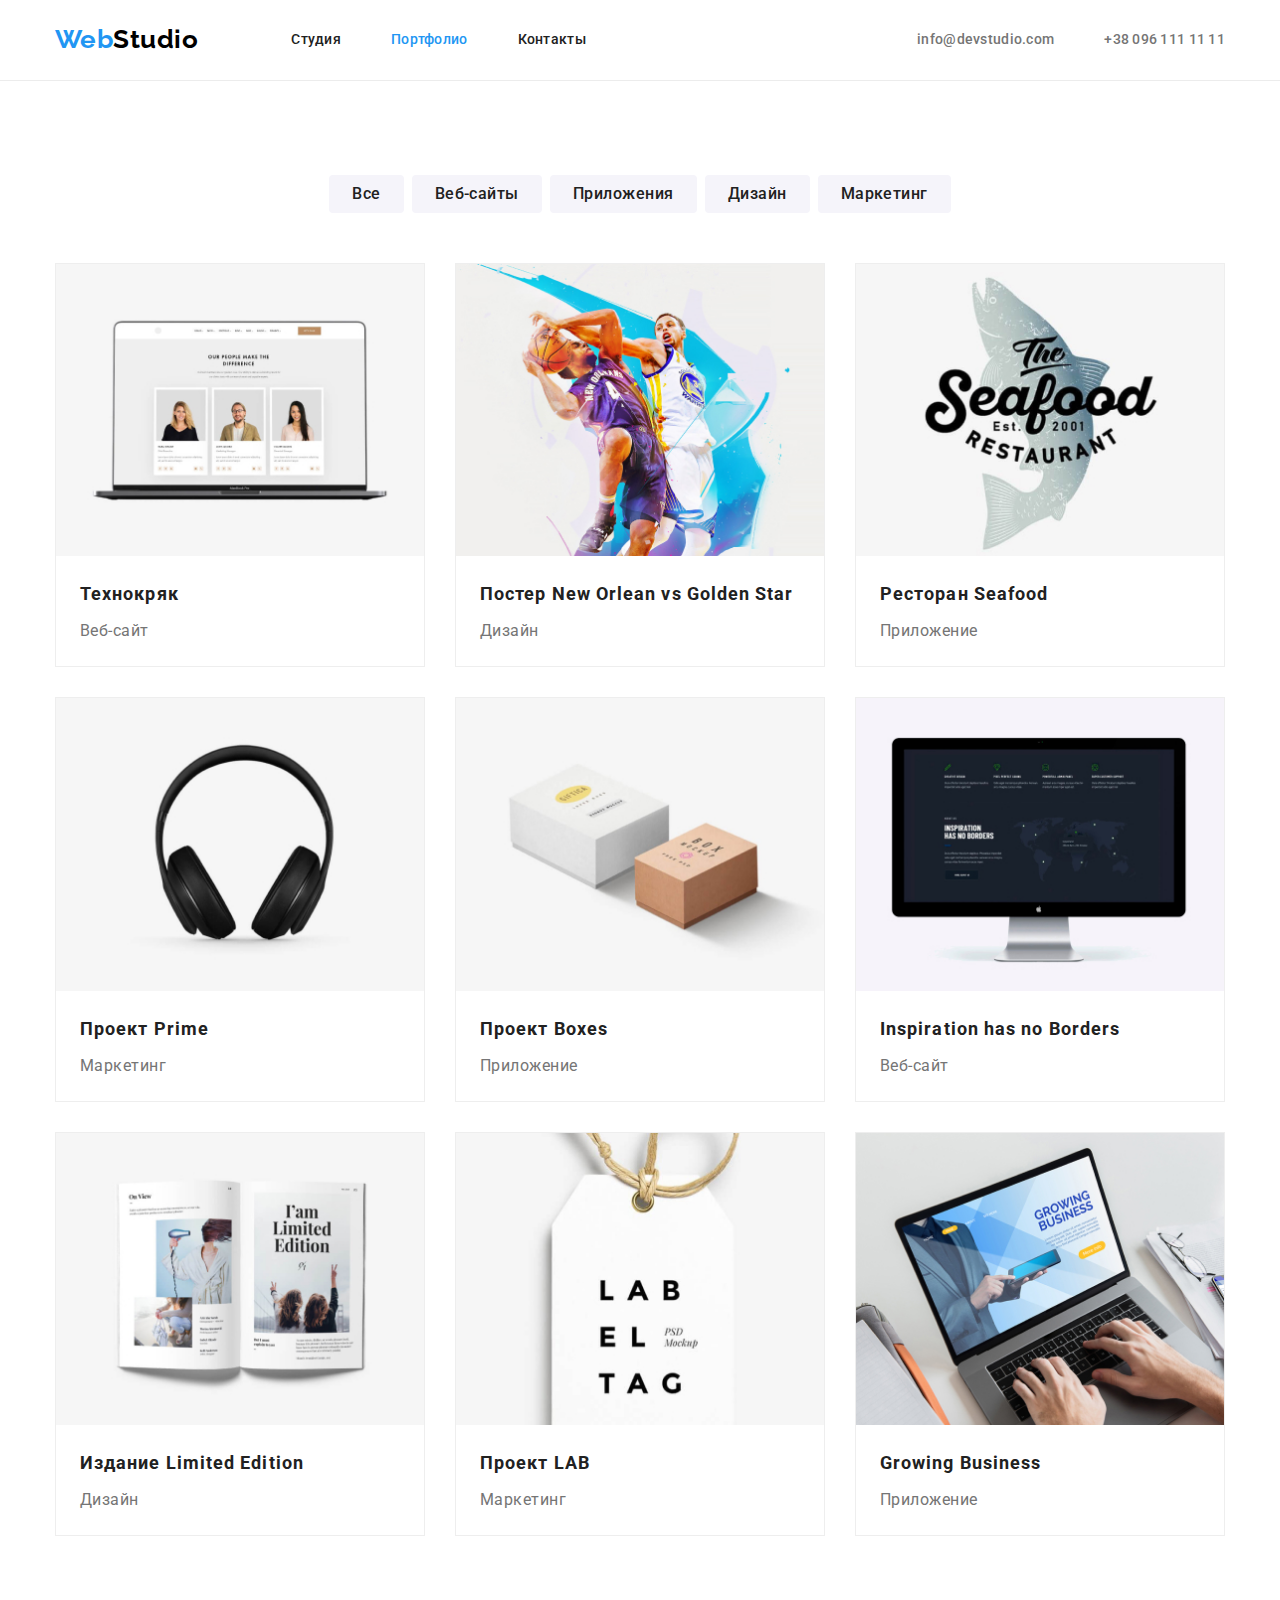
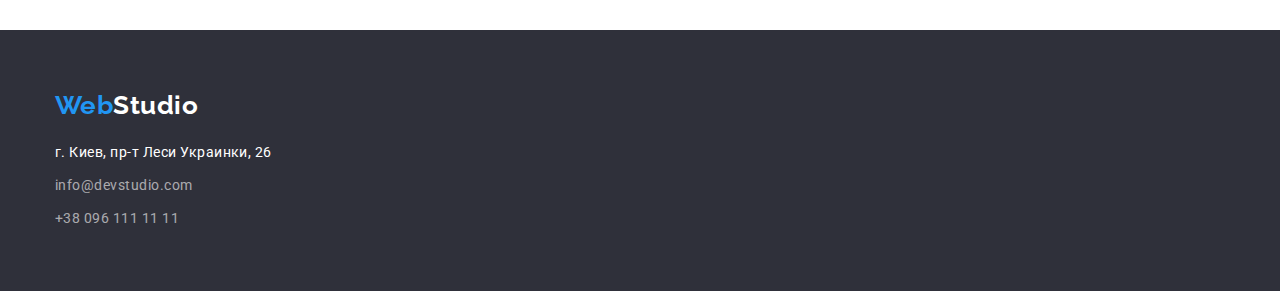
<file: portfolio.html>
<!DOCTYPE html>
<html lang="ru">
  <head>
    <meta charset="UTF-8" />
    <meta name="viewport" content="width=device-width, initial-scale=1.0" />
    <title>portfolio</title>
    <link
      href="https://fonts.googleapis.com/css2?family=Raleway&family=Roboto:wght@400;500;700&display=swap"
      rel="stylesheet"
    />
    <link
      rel="stylesheet"
      href="https://cdnjs.cloudflare.com/ajax/libs/modern-normalize/1.0.0/modern-normalize.min.css"
    />
    <link rel="stylesheet" href="./css/style.css" />
  </head>
  <body>
    <!--header-->

    <header>
      <div class="container main-navigation">
        <nav class="main-nav">
          <a href="/" class="logo">
            Web<span class="logo-studio">Studio</span>
          </a>

          <ul class="header-nav">
            <li class="item">
              <a href="./index.html" class="link">Студия</a>
            </li>
            <li class="item">
              <a href="./portfolio.html" class="link current">Портфолио</a>
            </li>
            <li class="item">
              <a href="" class="link">Контакты</a>
            </li>
          </ul>
        </nav>
        <ul class="header-adress">
          <li class="item">
            <a href="mailto:info@devstudio.com">info@devstudio.com</a>
          </li>
          <li class="item">
            <a href="tel:+380961111111">+38 096 111 11 11</a>
          </li>
        </ul>
      </div>
    </header>

    <main>
      <section class="section card-item">
        <div class="container item-button">
          <h1 class="is-hidden">Портфолио</h1>
          <ul class="button-portfolio">
            <li class="item"><button type="button">Все</button></li>
            <li class="item"><button type="button">Веб-сайты</button></li>
            <li class="item"><button type="button">Приложения</button></li>
            <li class="item"><button type="button">Дизайн</button></li>
            <li class="item"><button type="button">Маркетинг</button></li>
          </ul>
        </div>
        <div class="container">
          <ul class="card-link">
            <li class="item">
              <a href="">
                <img
                  src="./images/pf1.jpg"
                  alt="карточки сотрудников"
                  width="370px"
                />
                <div class="card-img">
                  <h2>Технокряк</h2>
                  <p>Веб-сайт</p>
                </div>
              </a>
            </li>

            <li class="item">
              <a href="">
                <img src="./images/pf2.jpg" alt="баскетболисты" width="370px" />
                <div class="card-img">
                  <h2>Постер New Orlean vs Golden Star</h2>
                  <p>Дизайн</p>
                </div>
              </a>
            </li>

            <li class="item">
              <a href="">
                <img
                  src="./images/pf3.jpg"
                  alt="лого ресторана"
                  width="370px"
                />
                <div class="card-img">
                  <h2>Ресторан Seafood</h2>
                  <p>Приложение</p>
                </div>
              </a>
            </li>

            <li class="item">
              <a href="">
                <img src="./images/pf4.jpg" alt="наушники" width="370px" />
                <div class="card-img">
                  <h2>Проект Prime</h2>
                  <p>Маркетинг</p>
                </div>
              </a>
            </li>

            <li class="item">
              <a href="">
                <img src="./images/pf5.jpg" alt="коробки" width="370px" />
                <div class="card-img">
                  <h2>Проект Boxes</h2>
                  <p>Приложение</p>
                </div>
              </a>
            </li>

            <li class="item">
              <a href="">
                <img src="./images/pf6.jpg" alt="монитор" width="370px" />
                <div class="card-img">
                  <h2>Inspiration has no Borders</h2>
                  <p>Веб-сайт</p>
                </div>
              </a>
            </li>

            <li class="item">
              <a href="">
                <img src="./images/pf7.jpg" alt="журнал" width="370px" />
                <div class="card-img">
                  <h2>Издание Limited Edition</h2>
                  <p>Дизайн</p>
                </div>
              </a>
            </li>

            <li class="item">
              <a href="">
                <img src="./images/pf8.jpg" alt="бирка" width="370px" />
                <div class="card-img">
                  <h2>Проект LAB</h2>
                  <p>Маркетинг</p>
                </div>
              </a>
            </li>

            <li class="item">
              <a href="">
                <img src="./images/pf9.jpg" alt="ноутбук" width="370px" />
                <div class="card-img">
                  <h2>Growing Business</h2>
                  <p>Приложение</p>
                </div>
              </a>
            </li>
          </ul>
        </div>
      </section>
    </main>

    <!--footer-->
    <footer>
      <div class="container footer">
        <a href="/" class="logo-footer">
          Web<span class="studio-footer">Studio</span>
        </a>
        <address>
          <ul class="adress-title">
            <li class="location"><p>г. Киев, пр-т Леси Украинки, 26</p></li>
            <li>
              <a href="mailto:info@devstudio.com" class="link"
                >info@devstudio.com</a
              >
            </li>
            <li>
              <a href="tel:+380961111111" class="link">+38 096 111 11 11</a>
            </li>
          </ul>
        </address>
      </div>
    </footer>
  </body>
</html>
</file>
<file: css/style.css>
:root {
  --title-text-color: #212121;
  --primary-text-color: #757575;
  --accent-color: #2196f3;
  --studio-text: #000000;
  --white-text: #ffffff;
  --bg-button-portfolio: #f5f4fa;
}
body {
  background-color: var(--white-text);
  font-family: roboto, sans-serif;
  letter-spacing: 0.03em;
}
h1,
h2,
h3,
p {
  margin: 0;
  padding: 0;
}
img {
  display: block;
  max-width: 100%;
  height: auto;
}

/* цвет основного текста #212121 */
/* цвет дополнительного текста #757575 */
/* белый текст #FFFFFF */
/* акцент-синий текст #2196F3 */

.container {
  width: 1200px;
  margin: 0 auto;
  padding-left: 15px;
  padding-right: 15px;
}

.logo {
  color: var(--accent-color);
  font-weight: 700;
  font-family: Raleway, sans-serif;
  font-size: 26px;
  line-height: 1.2;
  text-decoration: none;
}
.logo-studio {
  color: var(--studio-text);
}
ul {
  list-style: none;
  padding: 0;
  margin: 0;
}
.header-nav {
  display: flex;
  margin-left: 93px;
}
.header-nav .item + .item {
  margin-left: 50px;
}
.header-nav a {
  display: block;
  padding-top: 32px;
  padding-bottom: 32px;

  color: var(--title-text-color);

  font-weight: 500;
  font-size: 14px;
  line-height: 1.14;
  letter-spacing: 0.02em;
  text-decoration: none;
}
.header-nav a:hover,
.header-nav a:focus {
  color: var(--accent-color);
}
.header-nav .link.current {
  color: var(--accent-color);
}
.header-adress {
  display: flex;
  margin-left: auto;
}
.header-adress .item + .item {
  margin-left: 50px;
}

.header-adress a {
  display: block;
  padding-top: 32px;
  padding-bottom: 32px;

  color: var(--primary-text-color);
  font-weight: 500;

  font-size: 14px;
  line-height: 1.14;
  letter-spacing: 0.02em;
  text-decoration: none;
}
.header-adress a:hover,
.header-adress a:focus {
  color: var(--accent-color);
}
.main-navigation {
  display: flex;
  align-items: center;
  justify-content: center;
}
header {
  border-bottom: 1px solid #ececec;
}

.main-nav {
  display: flex;
  align-items: center;
  justify-content: center;
}

.hero {
  text-align: center;
}

.overlay {
  height: 600px;
  max-width: 1600px;
  margin-left: auto;
  margin-right: auto;
  padding: 200px 452px;

  background-image: url(../image);
  background-color: #2f303a;
}

.hero-title {
  color: var(--white-text);
  font-weight: 900;
  font-size: 44px;
  line-height: 1.36;
  text-align: center;
  letter-spacing: 0.06em;

  margin-top: 0;
  margin-bottom: 30px;
}
.section-title {
  color: var(--title-text-color);
  font-weight: 700;
  font-size: 36px;
  line-height: 1.17;
  text-align: center;
  margin-bottom: 50px;
}
.section-title.centered {
  text-align: center;
}
.section {
  margin-bottom: 94px;
}

.section.our-team {
  background-color: var(--bg-button-portfolio);
  padding-top: 94px;
  padding-bottom: 94px;
  margin-bottom: 0px;
}

.advantages-title {
  display: flex;
}
.is-hidden {
  display: none;
}

.advantages-title .item {
  width: calc((100% - 3 * 30px) / 4);
  margin-right: 30px;
}

.advantages-title .item:last-child {
  margin-right: 0;
}

.advantages-title .title {
  color: var(--title-text-color);
  font-weight: 700;
  font-size: 14px;
  line-height: 1.14;
  margin-bottom: 10px;
}
.advantages-title .lead {
  color: var(--primary-text-color);
  font-weight: 400;
  font-size: 14px;
  line-height: 1.71;
}
.list-img {
  display: flex;
  justify-content: space-between;
}

.list-img .item {
  width: calc((100% -60px) / 3);
  margin-right: 30px;
}

.list-img .item:last-child {
  margin-right: 0px;
}

/* our-team */
.our-team {
  display: flex;
}

.our-team .item {
  width: calc((100% - 3 * 30px) / 4);
  margin-right: 30px;
  background-color: var(--white-text);
  border-radius: 0px 0px 4px 4px;
}

.our-team .item:last-child {
  margin-right: 0px;
}

.our-team .name {
  color: var(--title-text-color);
  font-weight: 500;
  font-size: 16px;
  line-height: 1.19;
  text-align: center;

  margin-top: 30px;
  margin-bottom: 10px;
}
.our-team .specialty {
  color: var(--primary-text-color);
  font-weight: 400;
  font-size: 16px;
  line-height: 1.19;
  text-align: center;
  padding-bottom: 30px;
}

/* button */
.button {
  background-color: var(--accent-color);
  color: var(--white-text);

  display: inline-block;
  border-radius: 4px;
  padding: 10px 32px;
  min-width: 200px;
  text-align: center;
  /* border: 1px solid transparent; */

  font-family: inherit;
  font-weight: 700;
  font-size: 16px;
  line-height: 1.88;
  letter-spacing: 0.06em;
  text-decoration: none;
}

/* Портфолио */
.card-item {
  margin-top: 94px;
}

.button-portfolio {
  display: flex;
  align-items: center;
  justify-content: center;
  padding-bottom: 16px;
  margin-bottom: 34px;
}
.button-portfolio .item {
  margin-right: 8px;
}

.button-portfolio .item:last-child {
  margin-right: 0px;
}

.card-link .card-img {
  padding: 20px 24px;
}
.item-button {
  /* margin-top: 94px;
  margin-bottom: 50px; */
}

.button-portfolio button {
  background-color: var(--bg-button-portfolio);
  color: var(--title-text-color);

  display: inline-block;
  border-radius: 4px;
  padding: 5px 22px;
  min-width: 73px;
  text-align: center;
  border: 1px solid transparent;

  letter-spacing: 0.03em;
  font-family: inherit;
  font-weight: 500;
  font-size: 16px;
  line-height: 1.63;
  text-decoration: none;
  text-align: center;
}

.button-portfolio button:hover,
.button-portfolio button:focus {
  background-color: var(--accent-color);
  color: var(--white-text);
  cursor: pointer;
}

.card-link h2 {
  color: var(--title-text-color);
  font-weight: 700;
  font-size: 18px;
  line-height: 2;
  letter-spacing: 0.06em;

  margin-bottom: 4px;
}
.card-link p {
  color: var(--primary-text-color);
  font-weight: 400;
  font-size: 16px;
  line-height: 1.87;
}
.card-link a {
  text-decoration: none;
}
/* footer */
footer {
  background-color: #2f303a;
}
.footer {
  padding-top: 60px;
  padding-bottom: 60px;
}
.logo-footer {
  color: var(--accent-color);
  font-style: normal;
  font-family: Raleway, sans-serif;
  text-decoration: none;
  font-weight: 700;
  font-size: 26px;
  line-height: 1.2;

  display: inline-block;
  margin-bottom: 20px;
}
.studio-footer {
  color: var(--white-text);
}
.adress-title .location {
  color: var(--white-text);
  font-style: normal;
  text-decoration: none;
  font-weight: 400;
  font-size: 14px;
  line-height: 1.71;
}
.adress-title .link {
  color: rgba(255, 255, 255, 0.6);
  text-decoration: none;
  font-style: normal;
  font-weight: 400;
  font-size: 14px;
  line-height: 1.71;

  margin-top: 9px;
  display: inline-block;
}
.card-link {
  display: flex;
  flex-wrap: wrap;
  margin: -15px;
}
.card-link .item {
  /* width: calc((100% - 60px) / 3); */
  width: 370px;
  margin: 15px;
  background: #ffffff;
  border: 1px solid #eeeeee;
  box-sizing: border-box;
}
</file>
